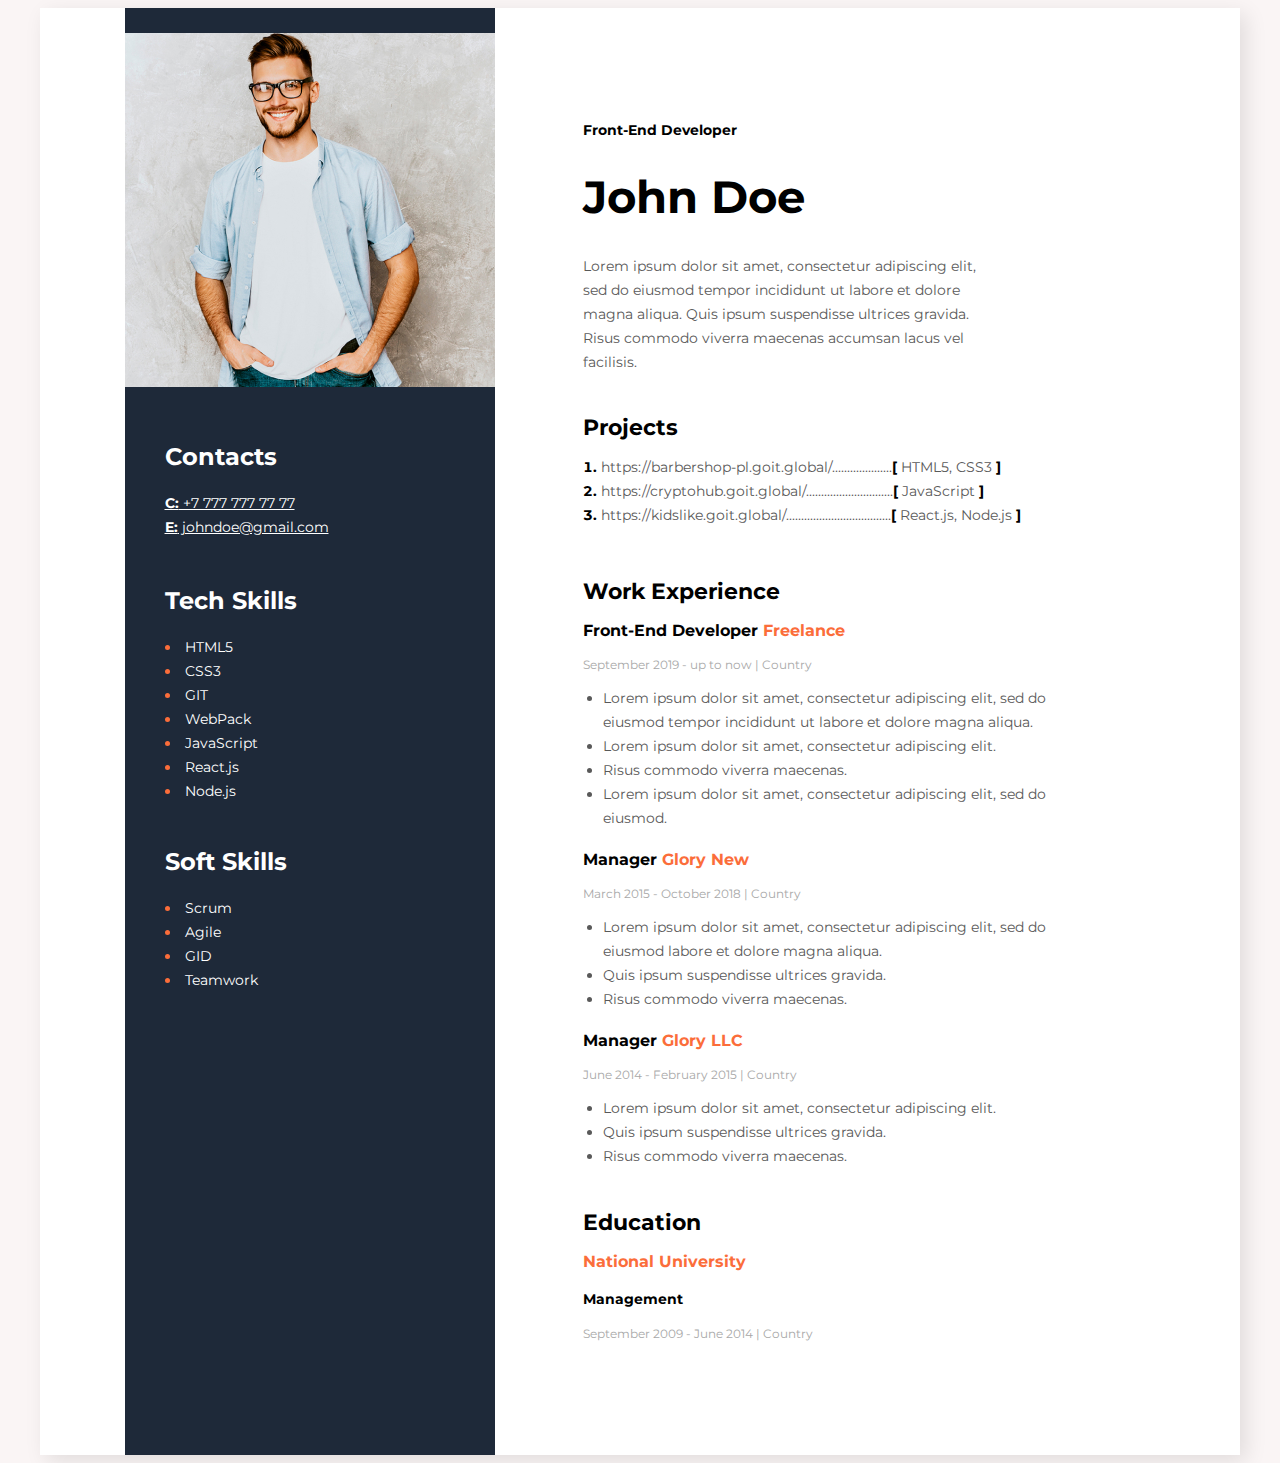
<file: HTML i CSS/CV/index.html>
<!DOCTYPE html>
<html lang="pl">
    <head>
        <meta charset="UTF-8" />
        <meta http-equiv="X-UA-Compatible" content="IE=edge" />
        <meta name="viewport" content="width=device-width, initial-scale=1.0" />
        <title>CV</title>

        <link rel="preconnect" href="https://fonts.googleapis.com" />
        <link rel="preconnect" href="https://fonts.gstatic.com" crossorigin />
        <link
            href="https://fonts.googleapis.com/css2?family=Montserrat:wght@400;700&display=swap"
            rel="stylesheet"
        />

        <link href="style.css" rel="stylesheet" />
    </head>
    <body>
        <div class="wrapper">
            <main>
                <div class="main-description">
                    <h2 class="job-title">Front-End Developer</h2>
                    <h1>John Doe</h1>
                    <p class="discription">
                        Lorem ipsum dolor sit amet, consectetur adipiscing elit,
                        sed do eiusmod tempor incididunt ut labore et dolore
                        magna aliqua. Quis ipsum suspendisse ultrices gravida.
                        Risus commodo viverra maecenas accumsan lacus vel
                        facilisis.
                    </p>
                </div>

                <div class="projects">
                    <h2 class="header-primary">Projects</h2>
                    <ol class="list-primary">
                        <li>
                            <a
                                class="list-primary-item"
                                href="https://barbershop-pl.goit.global/"
                            >
                                https://barbershop-pl.goit.global/</a
                            ><span class="list-primary-item"
                                >....................</span
                            >[<span class="list-primary-item">
                                HTML5, CSS3 </span
                            >]
                        </li>
                        <li>
                            <a
                                class="list-primary-item"
                                href="https://cryptohub.goit.global/"
                                >https://cryptohub.goit.global/</a
                            ><span class="list-primary-item"
                                >.............................</span
                            >[
                            <span class="list-primary-item">JavaScript </span>]
                        </li>
                        <li>
                            <a
                                class="list-primary-item"
                                href="https://kidslike.goit.global/"
                                >https://kidslike.goit.global/</a
                            ><span class="list-primary-item"
                                >...................................</span
                            >[
                            <span class="list-primary-item"
                                >React.js, Node.js</span
                            >
                            ]
                        </li>
                    </ol>
                </div>
                <div class="job">
                    <h2 class="header-primary">Work Experience</h2>
                    <h3 class="job-name">
                        Front-End Developer
                        <span class="highlight">Freelance</span>
                    </h3>
                    <p class="job-date">September 2019 - up to now | Country</p>
                    <ul class="job-list">
                        <li>
                            Lorem ipsum dolor sit amet, consectetur adipiscing
                            elit, sed do eiusmod tempor incididunt ut labore et
                            dolore magna aliqua.
                        </li>
                        <li>
                            Lorem ipsum dolor sit amet, consectetur adipiscing
                            elit.
                        </li>
                        <li>Risus commodo viverra maecenas.</li>
                        <li>
                            Lorem ipsum dolor sit amet, consectetur adipiscing
                            elit, sed do eiusmod.
                        </li>
                    </ul>
                </div>
                <div class="job">
                    <h3 class="job-name">
                        Manager <span class="highlight">Glory New</span>
                    </h3>
                    <p class="job-date">March 2015 - October 2018 | Country</p>
                    <ul class="job-list">
                        <li>
                            Lorem ipsum dolor sit amet, consectetur adipiscing
                            elit, sed do eiusmod labore et dolore magna aliqua.
                        </li>
                        <li>Quis ipsum suspendisse ultrices gravida.</li>
                        <li>Risus commodo viverra maecenas.</li>
                    </ul>
                </div>
                <div class="job">
                    <h3 class="job-name">
                        Manager <span class="highlight"> Glory LLC </span>
                    </h3>
                    <p class="job-date">June 2014 - February 2015 | Country</p>
                    <ul class="job-list">
                        <li>
                            Lorem ipsum dolor sit amet, consectetur adipiscing
                            elit.
                        </li>
                        <li>Quis ipsum suspendisse ultrices gravida.</li>
                        <li>Risus commodo viverra maecenas.</li>
                    </ul>
                </div>
                <div class="education">
                    <h2 class="header-primary">Education</h2>
                    <h3 class="heder-highlight">National University</h3>
                    <h4 class="heder-menagment">Management</h4>
                    <p class="job-date">September 2009 - June 2014 | Country</p>
                </div>
            </main>
            <asaid>
                <img
                    class="cv-photo"
                    src="photo.jpg"
                    width="370"
                    alt="Zdjęcie Johna Doe"
                />
                <div class="contact-block">
                    <h2 class="header-secondary">Contacts</h2>
                    <p class="contact-links">
                        <a class="contact-links" href="tel:+7 777 777 77 77">
                            <span class="bold">C:</span> +7 777 777 77 77</a
                        >
                        <br />
                        <a
                            class="contact-links"
                            href="mailto:johndoe@gmail.com"
                        >
                            <span class="bold"> E:</span> johndoe@gmail.com</a
                        >
                    </p>
                </div>
                <div class="tech-skills-block">
                    <h2 class="header-secondary">Tech Skills</h2>
                    <ul class="list-secondary">
                        <li><span class="list-secondary-item">HTML5</span></li>
                        <li><span class="list-secondary-item">CSS3</span></li>
                        <li><span class="list-secondary-item">GIT</span></li>
                        <li>
                            <span class="list-secondary-item">WebPack</span>
                        </li>
                        <li>
                            <span class="list-secondary-item">JavaScript</span>
                        </li>
                        <li>
                            <span class="list-secondary-item">React.js</span>
                        </li>
                        <li>
                            <span class="list-secondary-item">Node.js</span>
                        </li>
                    </ul>
                </div>
                <div class="soft-skills-block">
                    <h2 class="header-secondary">Soft Skills</h2>
                    <ul class="list-secondary">
                        <li><span class="list-secondary-item">Scrum</span></li>
                        <li><span class="list-secondary-item">Agile</span></li>
                        <li><span class="list-secondary-item">GID</span></li>
                        <li>
                            <span class="list-secondary-item">Teamwork</span>
                        </li>
                    </ul>
                </div>
            </asaid>
        </div>
    </body>
</html>
</file>
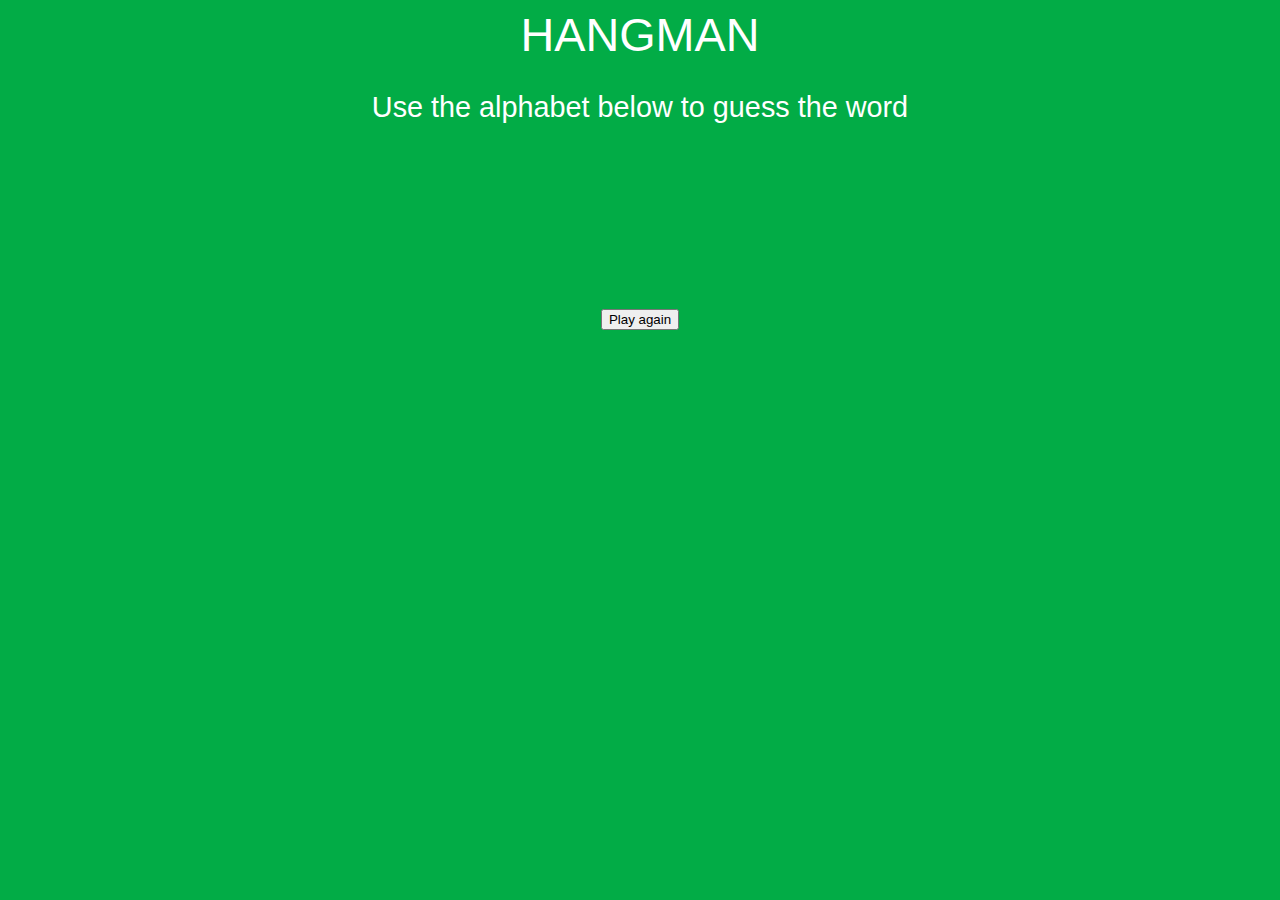
<file: HTML i CSS/Hangman/index.html>
<!DOCTYPE html>
<html lang="en">
  <head>
    <meta charset="UTF-8" />
    <meta http-equiv="X-UA-Compatible" content="IE=edge" />
    <meta name="viewport" content="width=device-width, initial-scale=1.0" />
    <title>Hangman</title>
    <link href="style.css" rel="stylesheet" />
  </head>
  <body>
    <div class="wrapper">
      <h1>Hangman</h1>
      <p>Use the alphabet below to guess the word</p>
    </div>
    <div class="wrapper">
      <div id="buttons"></div>
      <p id="catagoryName"></p>
      <div id="hold"></div>
      <p id="mylives"></p>
      <canvas id="stickman"
        >This Text will show if the Browser does NOT support HTML5 Canvas
        tag</canvas
      >
      <div class="container">
        <button id="reset">Play again</button>
      </div>
    </div>
  </body>
</html>
</file>
<file: HTML i CSS/CV/style.css>
.wrapper {
    display: flex;
    flex-direction: row-reverse;
    width: 1200px;
    justify-content: center;
    margin: 0 auto;
    background: #ffffff;
    box-shadow: 6px 6px 20px rgba(0, 0, 0, 0.1);
}
.cv-photo {
    margin-top: 25px;
}

.header-secondary {
    color: #ffffff;
}
.contact-links {
    color: #ffffff;
    font-size: 14px;
    line-height: 24px;
}
.bold {
    font-weight: 700;
}
.list-secondary {
    color: #fb6d3a;
    font-size: 14px;
    line-height: 24px;
    margin-left: 0;
    padding-left: 0;
    list-style-position: inside;
}
.list-secondary-item {
    color: #ffffff;
}
.contact-block {
    margin-top: 51px;
    margin-left: 40px;
}
.tech-skills-block {
    margin-top: 47px;
    margin-left: 40px;
}
.soft-skills-block {
    margin-top: 44px;
    margin-left: 40px;
}
.main-description {
    width: 400px;
    margin-bottom: 40px;
}
.job-title {
    font-weight: 700;
    font-size: 14px;
    line-height: 17px;
}
.discription {
    font-weight: 400;
    font-size: 14px;
    line-height: 24px;
    color: #595959;
}
.projects {
    width: 485px;
    margin-bottom: 51px;
}
.list-primary {
    margin-left: 0;
    padding-left: 0;
    list-style-position: inside;
    font-weight: 700;
    font-size: 14px;
    line-height: 24px;
    color: #000000;
}
.list-primary-item {
    font-weight: 400;
    font-size: 14px;
    line-height: 24px;
    text-decoration-line: none;

    color: #595959;
}
.header-primary {
    font-weight: 700;
    font-size: 22px;
    line-height: 27px;
    margin-bottom: 12px;
}
.job-name {
    font-weight: 700;
    font-size: 16px;
    line-height: 20px;
}
.job-date {
    font-weight: 400;
    font-size: 12px;
    line-height: 15px;
    color: #a8a8a8;
}
.highlight {
    color: #fb6d3a;
}
.job {
    width: 485px;
    margin-bottom: 20px;
}
.education {
    width: 485px;
    margin-top: 41px;
}
.job-list {
    font-weight: 400;
    font-size: 14px;
    line-height: 24px;
    color: #595959;
    margin-left: 0;
    padding-left: 20px;
}
.heder-highlight {
    font-weight: 700;
    font-size: 16px;
    line-height: 20px;
    color: #fb6d3a;
}
.heder-menagment {
    font-weight: 700;
    font-size: 14px;
    line-height: 17px;
}
body {
    background: #faf5f5;
    font-family: "Montserrat", sans-serif;
}

asaid {
    width: 370px;
    background: #1e2939;
}
main {
    padding: 102px 88px 102px 88px;
}
h1 {
    font-weight: 700;
    font-size: 45px;
    line-height: 55px;
}
</file>
<file: HTML i CSS/Hangman/style.css>
body {
  background: #02ac46;
  font-family: "HelveticaNeue-Light", "Helvetica Neue Light", "Helvetica Neue",
    Helvetica, Arial, "Lucida Grande", sans-serif;
  color: #fff;
  height: 100%;
  text-align: center;
  font-size: 18px;
}

h1,
h2,
h3 {
  font-family: "Roboto", sans-serif;
  font-weight: 100;
  text-transform: uppercase;
  margin: 5px 0;
}
h1 {
  font-size: 2.6em;
}
h2 {
  font-size: 1.6em;
}
p {
  font-size: 1.6em;
}
</file>
